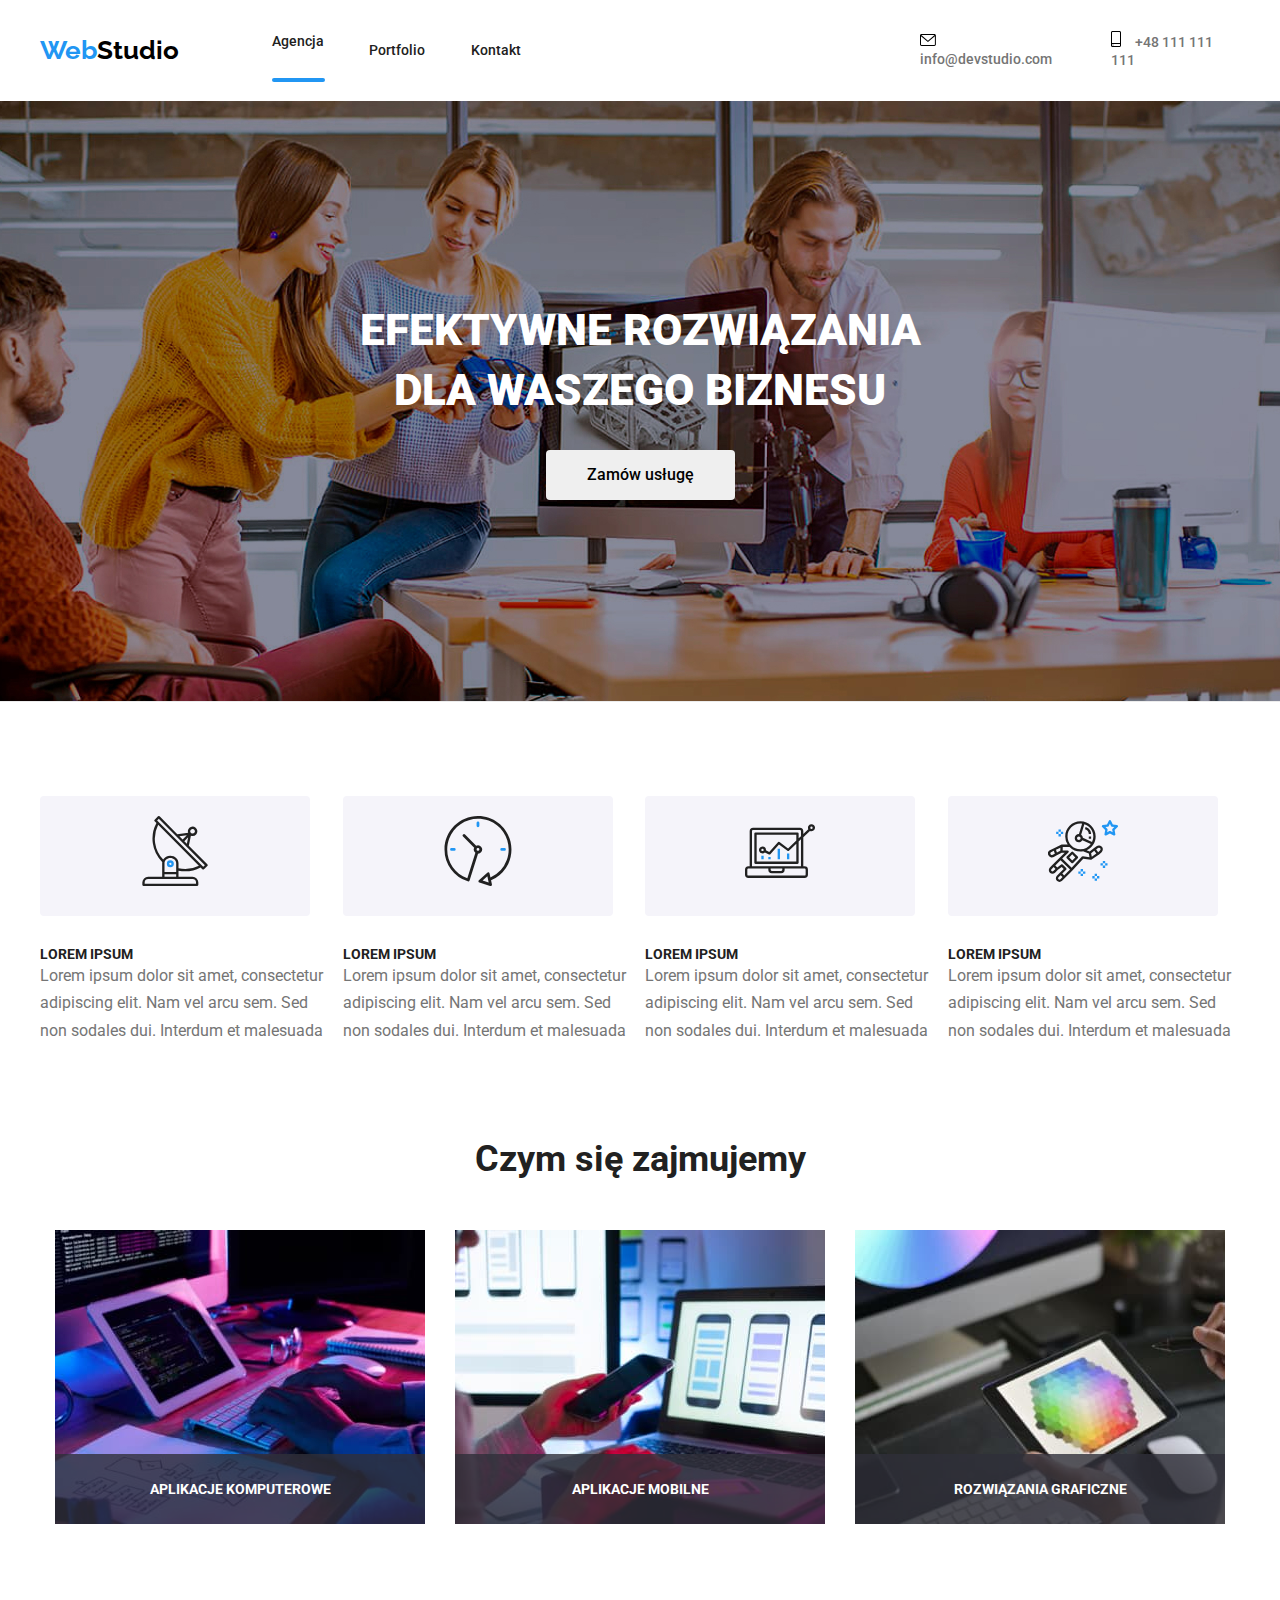
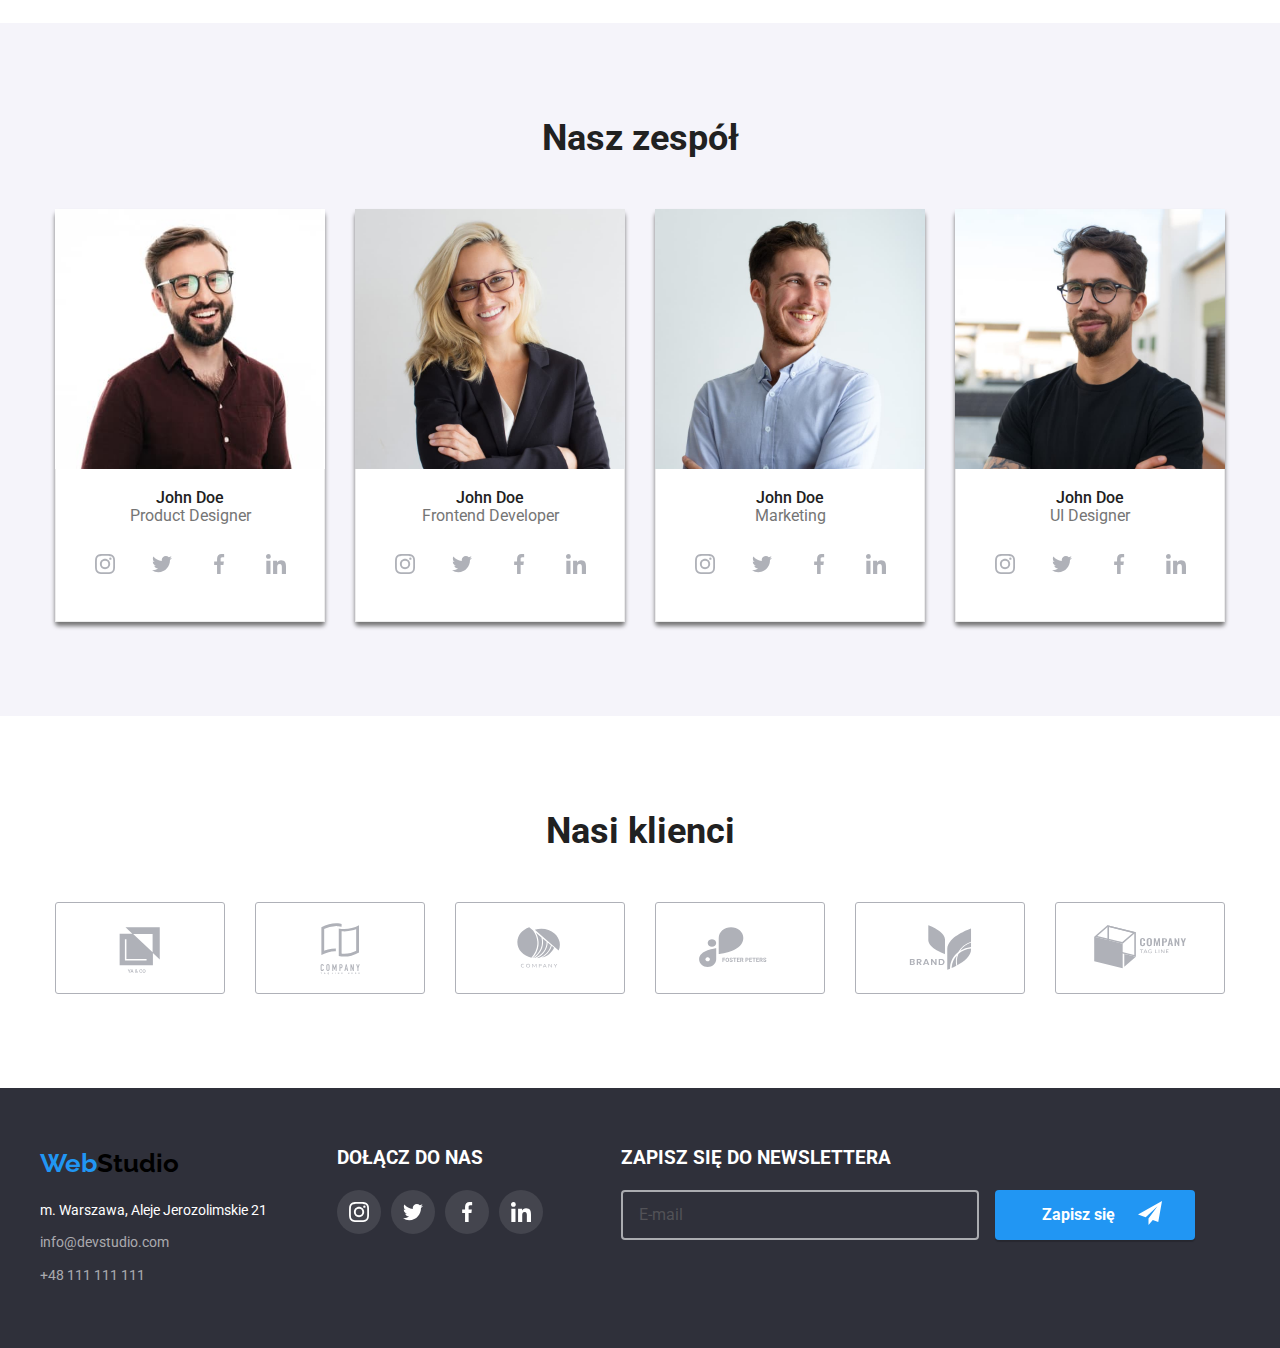
<file: index.html>
<!DOCTYPE html>
<html lang="pl">
  <head>
    <meta charset="UTF-8" />
    <title>Studio</title>
    <!--Normalizator-->
    <link
      rel="stylesheet"
      href="https://cdnjs.cloudflare.com/ajax/libs/modern-normalize/1.0.0/modern-normalize.min.css"
    />
    <link rel="preconnect" href="https://fonts.googleapis.com" />
    <link rel="preconnect" href="https://fonts.gstatic.com" crossorigin />
    <link
      href="https://fonts.googleapis.com/css2?family=Raleway:wght@700&family=Roboto:wght@400;500;700;900&display=swap"
      rel="stylesheet"
    />
    <link rel="stylesheet" href="css/styles.css" />
  </head>
  <body>
    <header class="border">
      <div class="container">
        <div class="page-header">
          <a class="logo" href="index.html">
            <span class="logo-part1">Web</span>Studio
          </a>
          <nav>
            <ul class="nav-list">
              <li>
                <a class="nav-list-item active" href="index.html">Agencja</a>
              </li>
              <li>
                <a class="nav-list-item" href="portfolio.html">Portfolio</a>
              </li>
              <li><a class="nav-list-item" href="">Kontakt</a></li>
            </ul>
          </nav>
          <div class="nav-address-links">
            <div class="address-icons">
              <svg class="email-icon" width="16px" height="12px">
                <use href="./images/icons.svg#icon-envelope"></use>
              </svg>

              <a class="address-links" href="mailto:info@devstudio.com"
                >info@devstudio.com</a
              >
            </div>
            <div class="address-icons">
              <svg class="phone-icon" width="10px" height="16px">
                <use href="./images/icons.svg#icon-smartphone"></use>
              </svg>
              <a class="address-links" href="tel:+48111111111"
                >+48 111 111 111</a
              >
            </div>
          </div>
        </div>
      </div>
      <section class="main-section" class="section">
        <div class="container">
          <h1 class="title">EFEKTYWNE ROZWIĄZANIA DLA WASZEGO BIZNESU</h1>
          <button class="main-button" type="button" data-modal-open>
            Zamów usługę
          </button>
        </div>
      </section>
    </header>
    <main>
      <section class="section">
        <div class="container">
          <ul class="asset-list">
            <li class="asset-list-description">
              <div class="asset-icons">
                <svg width="70px" height="70px">
                  <use href="./images/icons.svg#icon-antenna-1"></use>
                </svg>
              </div>
              <h2 class="asset-list-item">LOREM IPSUM</h2>
              Lorem ipsum dolor sit amet, consectetur adipiscing elit. Nam vel
              arcu sem. Sed non sodales dui. Interdum et malesuada
            </li>
            <li class="asset-list-description">
              <div class="asset-icons">
                <svg width="70px" height="70px">
                  <use href="./images/icons.svg#icon-clock-1"></use>
                </svg>
              </div>
              <h2 class="asset-list-item">LOREM IPSUM</h2>
              Lorem ipsum dolor sit amet, consectetur adipiscing elit. Nam vel
              arcu sem. Sed non sodales dui. Interdum et malesuada
            </li>
            <li class="asset-list-description">
              <div class="asset-icons">
                <svg width="70px" height="70px">
                  <use href="./images/icons.svg#icon-diagram-1"></use>
                </svg>
              </div>
              <h2 class="asset-list-item">LOREM IPSUM</h2>
              Lorem ipsum dolor sit amet, consectetur adipiscing elit. Nam vel
              arcu sem. Sed non sodales dui. Interdum et malesuada
            </li>
            <li class="asset-list-description">
              <div class="asset-icons">
                <svg width="70px" height="70px">
                  <use href="./images/icons.svg#icon-astronaut-1"></use>
                </svg>
              </div>
              <h2 class="asset-list-item">LOREM IPSUM</h2>
              Lorem ipsum dolor sit amet, consectetur adipiscing elit. Nam vel
              arcu sem. Sed non sodales dui. Interdum et malesuada
            </li>
          </ul>
        </div>
      </section>
      <section class="job-section">
        <div class="container">
          <h2 class="job">Czym się zajmujemy</h2>
          <ul class="job-list">
            <li class="job-list-item">
              <img
                src="images/jobs/computer.jpg"
                alt="Pisanie na komputerze"
                width="370"
                height="294"
              />
              <p class="label">APLIKACJE KOMPUTEROWE</p>
            </li>
            <li class="job-list-item">
              <img
                src="images/jobs/phone.jpg"
                alt="Telefon w ręce"
                width="370"
                height="294"
              />
              <p class="label">APLIKACJE MOBILNE</p>
            </li>
            <li class="job-list-item">
              <img
                src="images/jobs/tablet.jpg"
                alt="Wybieranie kolorystyki"
                width="370"
                height="294"
              />
              <p class="label">ROZWIĄZANIA GRAFICZNE</p>
            </li>
          </ul>
        </div>
      </section>
      <section class="section bottom-part">
        <div class="container">
          <h2 class="workers">Nasz zespół</h2>
          <ul class="workers-list">
            <li class="img-shadow">
              <img
                class="image-no-gap"
                src="images/workers/John1.jpg"
                alt="zdjęcie John Doe"
                width="270"
                height="260"
              />
              <div class="descriptions">
                <p class="workers-list-person">John Doe</p>
                <div class="profession">Product Designer</div>
                <div class="social-media-icons-list">
                  <div class="social-media-icons-border">
                    <svg width="20px" height="20px">
                      <use href="./images/icons.svg#icon-instagram-2"></use>
                    </svg>
                  </div>
                  <div class="social-media-icons-border">
                    <svg width="20px" height="20px">
                      <use href="./images/icons.svg#icon-twitter-1"></use>
                    </svg>
                  </div>
                  <div class="social-media-icons-border">
                    <svg width="20px" height="20px">
                      <use href="./images/icons.svg#icon-facebook-1"></use>
                    </svg>
                  </div>
                  <div class="social-media-icons-border">
                    <svg width="20px" height="20px">
                      <use href="./images/icons.svg#icon-linkedin-1"></use>
                    </svg>
                  </div>
                </div>
              </div>
            </li>
            <li class="img-shadow">
              <img
                class="image-no-gap"
                src="images/workers/John2.jpg"
                alt="zdjęcie John Doe"
                width="270"
                height="260"
              />
              <div class="descriptions">
                <p class="workers-list-person">John Doe</p>
                <div class="profession">Frontend Developer</div>
                <div class="social-media-icons-list">
                  <div class="social-media-icons-border">
                    <svg width="20px" height="20px">
                      <use href="./images/icons.svg#icon-instagram-2"></use>
                    </svg>
                  </div>
                  <div class="social-media-icons-border">
                    <svg width="20px" height="20px">
                      <use href="./images/icons.svg#icon-twitter-1"></use>
                    </svg>
                  </div>
                  <div class="social-media-icons-border">
                    <svg width="20px" height="20px">
                      <use href="./images/icons.svg#icon-facebook-1"></use>
                    </svg>
                  </div>
                  <div class="social-media-icons-border">
                    <svg width="20px" height="20px">
                      <use href="./images/icons.svg#icon-linkedin-1"></use>
                    </svg>
                  </div>
                </div>
              </div>
            </li>
            <li class="img-shadow">
              <img
                class="image-no-gap"
                src="images/workers/John3.jpg"
                alt="zdjęcie John Doe"
                width="270"
                height="260"
              />
              <div class="descriptions">
                <p class="workers-list-person">John Doe</p>
                <div class="profession">Marketing</div>
                <div class="social-media-icons-list">
                  <div class="social-media-icons-border">
                    <svg width="20px" height="20px">
                      <use href="./images/icons.svg#icon-instagram-2"></use>
                    </svg>
                  </div>
                  <div class="social-media-icons-border">
                    <svg width="20px" height="20px">
                      <use href="./images/icons.svg#icon-twitter-1"></use>
                    </svg>
                  </div>
                  <div class="social-media-icons-border">
                    <svg width="20px" height="20px">
                      <use href="./images/icons.svg#icon-facebook-1"></use>
                    </svg>
                  </div>
                  <div class="social-media-icons-border">
                    <svg width="20px" height="20px">
                      <use href="./images/icons.svg#icon-linkedin-1"></use>
                    </svg>
                  </div>
                </div>
              </div>
            </li>
            <li class="img-shadow">
              <img
                class="image-no-gap"
                src="images/workers/John4.jpg"
                alt="zdjęcie John Doe"
                width="270"
                height="260"
              />
              <div class="descriptions">
                <p class="workers-list-person">John Doe</p>
                <div class="profession">UI Designer</div>
                <div class="social-media-icons-list">
                  <div class="social-media-icons-border">
                    <svg width="20px" height="20px">
                      <use href="./images/icons.svg#icon-instagram-2"></use>
                    </svg>
                  </div>
                  <div class="social-media-icons-border">
                    <svg width="20px" height="20px">
                      <use href="./images/icons.svg#icon-twitter-1"></use>
                    </svg>
                  </div>
                  <div class="social-media-icons-border">
                    <svg width="20px" height="20px">
                      <use href="./images/icons.svg#icon-facebook-1"></use>
                    </svg>
                  </div>
                  <div class="social-media-icons-border">
                    <svg width="20px" height="20px">
                      <use href="./images/icons.svg#icon-linkedin-1"></use>
                    </svg>
                  </div>
                </div>
              </div>
            </li>
          </ul>
        </div>
      </section>
      <section class="section">
        <div class="container">
          <h2 class="our-clients">Nasi klienci</h2>
          <div class="clients-icons-list">
            <svg class="clients-icons-border" width="106px" height="60px">
              <use href="./images/icons.svg#icon-client1"></use>
            </svg>
            <svg class="clients-icons-border" width="106px" height="60px">
              <use href="./images/icons.svg#icon-client2"></use>
            </svg>
            <svg class="clients-icons-border" width="106px" height="60px">
              <use href="./images/icons.svg#icon-client3"></use>
            </svg>
            <svg class="clients-icons-border" width="106px" height="60px">
              <use href="./images/icons.svg#icon-client4"></use>
            </svg>
            <svg class="clients-icons-border" width="106px" height="60px">
              <use href="./images/icons.svg#icon-client5"></use>
            </svg>
            <svg class="clients-icons-border" width="106px" height="60px">
              <use href="./images/icons.svg#icon-client6"></use>
            </svg>
          </div>
        </div>
      </section>
    </main>
    <footer class="footer-data">
      <div class="container-footer">
        <div>
          <a class="logo" href="index.html">
            <span class="logo-part1">Web</span>Studio
          </a>
          <address class="footer-adress">
            <div class="location">m. Warszawa, Aleje Jerozolimskie 21</div>
            <a class="footer-address-links" href="mailto:info@devstudio.com"
              >info@devstudio.com</a
            >
            <a class="footer-address-links" href="tel:+48111111111"
              >+48 111 111 111</a
            >
          </address>
        </div>
        <div class="join-us-section">
          <h3 class="join-us">DOŁĄCZ DO NAS</h3>
          <div class="footer-social-media-icons-list">
            <div class="footer-social-media-icons-border">
              <svg width="20px" height="20px">
                <use href="./images/icons.svg#icon-instagram-2"></use>
              </svg>
            </div>
            <div class="footer-social-media-icons-border">
              <svg width="20px" height="20px">
                <use href="./images/icons.svg#icon-twitter-1"></use>
              </svg>
            </div>
            <div class="footer-social-media-icons-border">
              <svg width="20px" height="20px">
                <use href="./images/icons.svg#icon-facebook-1"></use>
              </svg>
            </div>
            <div class="footer-social-media-icons-border">
              <svg width="20px" height="20px">
                <use href="./images/icons.svg#icon-linkedin-1"></use>
              </svg>
            </div>
          </div>
        </div>
        <div class="newsletter-section">
          <h3 class="newsletter-title">ZAPISZ SIĘ DO NEWSLETTERA</h3>
          <form>
            <label>
              <input
                class="newsletter-email"
                type="email"
                name="email"
                placeholder="E-mail"
                required
              />
            </label>
            <button class="newsletter-button" type="submit">Zapisz się</button>
            <svg class="icon-icon-send" width="24px" height="24px">
              <use href="./images/icons.svg#icon-icon-send"></use>
            </svg>
          </form>
        </div>
      </div>
    </footer>
    <div class="backdrop is-hidden" data-modal>
      <div class="overlay">
        <div class="modal">
          <button type="button" class="modal-close-button" data-modal-close>
            X
          </button>
          <form name="signup_form" autocomplete="on">
            <h2 class="form-title">Zostaw swoje dane w formularzu poniżej</h2>
            <div class="form">
              <label class="form-label">
                Imie
                <div class="form-active">
                  <input
                    class="form-description"
                    type="name"
                    name="name"
                    required
                  />
                  <div class="form-icon">
                    <svg
                      class="icon-person-black-18dp-1"
                      width="18px"
                      height="18px"
                    >
                      <use
                        href="./images/icons.svg#icon-person-black-18dp-1"
                      ></use>
                    </svg>
                  </div>
                </div>
              </label>
              <label class="form-label">
                Telefon
                <div class="form-active">
                  <input
                    class="form-description"
                    type="tel"
                    name="phone"
                    pattern="[0-9]{9}"
                    required
                  />
                  <div class="form-icon">
                    <svg
                      class="icon-phone-black-18dp-1"
                      width="18px"
                      height="18px"
                    >
                      <use
                        href="./images/icons.svg#icon-phone-black-18dp-1"
                      ></use>
                    </svg>
                  </div>
                </div>
              </label>
              <label class="form-label">
                <div class="form-active">
                  Email
                  <input
                    class="form-description"
                    type="email"
                    name="email"
                    required
                  />
                  <div class="form-icon">
                    <svg
                      class="icon-email-black-18dp-1"
                      width="18px"
                      height="18px"
                    >
                      <use
                        href="./images/icons.svg#icon-email-black-18dp-1"
                      ></use>
                    </svg>
                  </div>
                </div>
              </label>
              <label class="form-label">
                Komentarz
                <div class="form-active">
                  <textarea
                    class="comment-section"
                    name="comment"
                    placeholder="Wprowadź tekst"
                  ></textarea>
                </div>
              </label>
              <label class="accept">
                <input
                  class="checkbox"
                  type="checkbox"
                  name="checkbox"
                  value="checkbox"
                  required
                />
                <svg class="icon-icon-yes" width="11px" height="8px">
                  <use href="./images/icons.svg#icon-icon-yes"></use>
                </svg>
                <span
                  >Oświadczam iż akceptuję <a href="">Regulamin</a> i
                  <a href="">Politykę Prywatności</a>
                </span>
              </label>
              <button class="form-button-sent" type="submit">Wyślij</button>
            </div>
          </form>
        </div>
      </div>
    </div>
    <script src="js/modal.js"></script>
  </body>
</html>
</file>
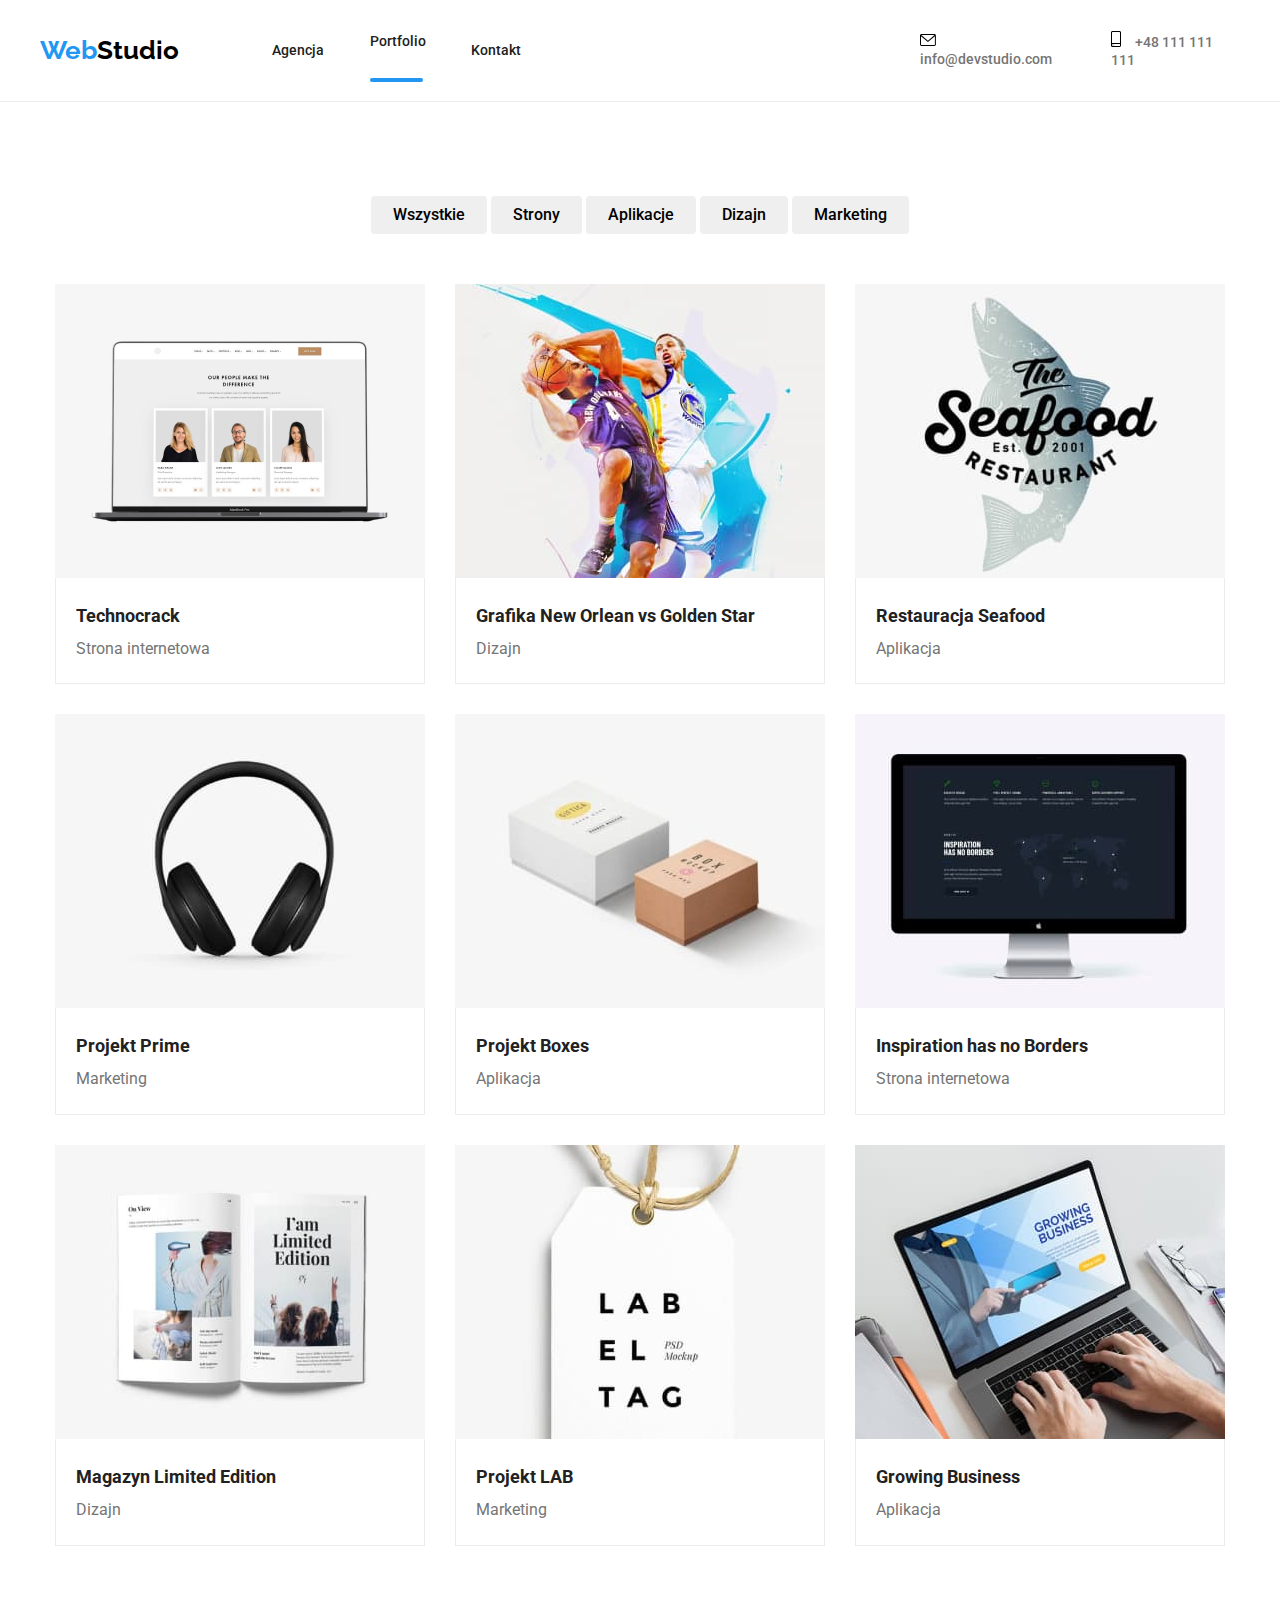
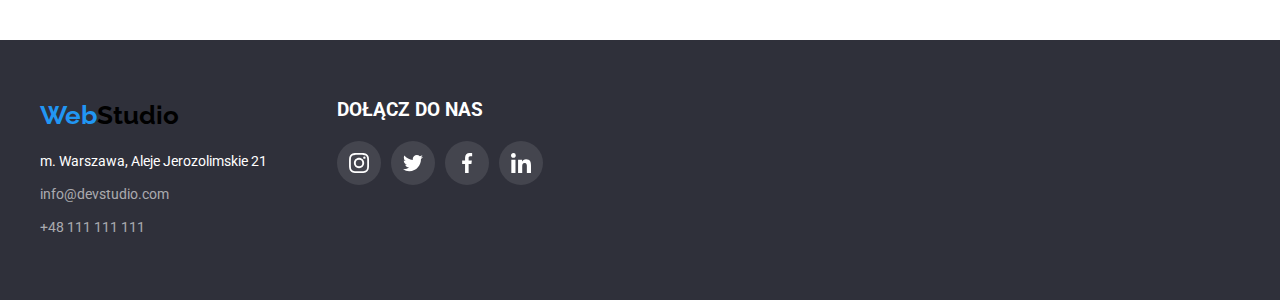
<file: portfolio.html>
<!DOCTYPE html>
<html lang="pl">
  <head>
    <meta charset="UTF-8" />
    <title>Portfolio</title>
    <!--Normalizator-->
    <link
      rel="stylesheet"
      href="https://cdnjs.cloudflare.com/ajax/libs/modern-normalize/1.0.0/modern-normalize.min.css"
    />
    <link rel="preconnect" href="https://fonts.googleapis.com" />
    <link rel="preconnect" href="https://fonts.gstatic.com" crossorigin />
    <link
      href="https://fonts.googleapis.com/css2?family=Raleway:wght@700&family=Roboto:wght@400;500;700;900&display=swap"
      rel="stylesheet"
    />
    <link rel="stylesheet" href="css/styles.css" />
  </head>
  <body>
    <header class="border">
      <div class="container">
        <div class="page-header">
          <a class="logo" href="index.html">
            <span class="logo-part1">Web</span>Studio
          </a>
          <nav>
            <ul class="nav-list">
              <li><a class="nav-list-item" href="index.html">Agencja</a></li>
              <li><a class="nav-list-item active" href="">Portfolio</a></li>
              <li><a class="nav-list-item" href="">Kontakt</a></li>
            </ul>
          </nav>
          <div class="nav-address-links">
            <div class="address-icons">
              <svg class="email-icon" width="16px" height="12px">
                <use href="./images/icons.svg#icon-envelope"></use>
              </svg>

              <a class="address-links" href="mailto:info@devstudio.com"
                >info@devstudio.com</a
              >
            </div>
            <div class="address-icons">
              <svg class="phone-icon" width="10px" height="16px">
                <use href="./images/icons.svg#icon-smartphone"></use>
              </svg>
              <a class="address-links" href="tel:+48111111111"
                >+48 111 111 111</a
              >
            </div>
          </div>
        </div>
      </div>
    </header>
    <div class="container">
      <div clss="portfolio-button-list">
        <button class="portfolio-button" type="button">Wszystkie</button>
        <button class="portfolio-button" type="button">Strony</button>
        <button class="portfolio-button" type="button">Aplikacje</button>
        <button class="portfolio-button" type="button">Dizajn</button>
        <button class="portfolio-button" type="button">Marketing</button>
      </div>
    </div>
    <main>
      <div class="container">
        <ul class="projects">
          <li class="portfolio-img-shadow">
            <div class="portfolio-details">
              <img
                class="image-no-gap"
                src="images/portfolio/technocrackWeb.jpg"
                alt="Strona internetowa Technocrack"
                width="370"
                height="294"
              />
              <div class="details">
                <p>
                  Technocrack jest popularną platformą wykorzystywaną do
                  rozpowszechniania koronawirusa. Firmy wykorzystują tę
                  platformę do celów szpiegowskich i ataków na niezabezpieczone
                  serwery konkurencji
                </p>
              </div>
            </div>
            <div class="descriptions">
              <p class="project-list-item">Technocrack</p>
              <div class="project-description">Strona internetowa</div>
            </div>
          </li>
          <li class="portfolio-img-shadow">
            <div class="portfolio-details">
              <img
                class="image-no-gap"
                src="images/portfolio/basketball.jpg"
                alt="Mężczyźni grający w koszykówkę"
                width="370"
                height="294"
              />
              <div class="details">
                <p>
                  Technocrack jest popularną platformą wykorzystywaną do
                  rozpowszechniania koronawirusa. Firmy wykorzystują tę
                  platformę do celów szpiegowskich i ataków na niezabezpieczone
                  serwery konkurencji
                </p>
              </div>
            </div>
            <div class="descriptions">
              <p class="project-list-item">Grafika New Orlean vs Golden Star</p>
              <div class="project-description">Dizajn</div>
            </div>
          </li>
          <li class="portfolio-img-shadow">
            <div class="portfolio-details">
              <img
                class="image-no-gap"
                src="images/portfolio/seafood.jpg"
                alt="Logo restauracji Seafood"
                width="370"
                height="294"
              />
              <div class="details">
                <p>
                  Technocrack jest popularną platformą wykorzystywaną do
                  rozpowszechniania koronawirusa. Firmy wykorzystują tę
                  platformę do celów szpiegowskich i ataków na niezabezpieczone
                  serwery konkurencji
                </p>
              </div>
            </div>
            <div class="descriptions">
              <p class="project-list-item">Restauracja Seafood</p>
              <div class="project-description">Aplikacja</div>
            </div>
          </li>
          <li class="portfolio-img-shadow">
            <div class="portfolio-details">
              <img
                class="image-no-gap"
                src="images/portfolio/headphones.jpg"
                alt="Słuchawki"
                width="370"
                height="294"
              />
              <div class="details">
                <p>
                  Technocrack jest popularną platformą wykorzystywaną do
                  rozpowszechniania koronawirusa. Firmy wykorzystują tę
                  platformę do celów szpiegowskich i ataków na niezabezpieczone
                  serwery konkurencji
                </p>
              </div>
            </div>
            <div class="descriptions">
              <p class="project-list-item">Projekt Prime</p>
              <div class="project-description">Marketing</div>
            </div>
          </li>
          <li class="portfolio-img-shadow">
            <div class="portfolio-details">
              <img
                class="image-no-gap"
                src="images/portfolio/boxes.jpg"
                alt="dwa leżące pudełka"
                width="370"
                height="294"
              />
              <div class="details">
                <p>
                  Technocrack jest popularną platformą wykorzystywaną do
                  rozpowszechniania koronawirusa. Firmy wykorzystują tę
                  platformę do celów szpiegowskich i ataków na niezabezpieczone
                  serwery konkurencji
                </p>
              </div>
            </div>
            <div class="descriptions">
              <p class="project-list-item">Projekt Boxes</p>
              <div class="project-description">Aplikacja</div>
            </div>
          </li>
          <li class="portfolio-img-shadow">
            <div class="portfolio-details">
              <img
                class="image-no-gap"
                src="images/portfolio/monitor.jpg"
                alt="strona internetowa Inspiration has no Borders"
                width="370"
                height="294"
              />
              <div class="details">
                <p>
                  Technocrack jest popularną platformą wykorzystywaną do
                  rozpowszechniania koronawirusa. Firmy wykorzystują tę
                  platformę do celów szpiegowskich i ataków na niezabezpieczone
                  serwery konkurencji
                </p>
              </div>
            </div>
            <div class="descriptions">
              <p class="project-list-item">Inspiration has no Borders</p>
              <div class="project-description">Strona internetowa</div>
            </div>
          </li>
          <li class="portfolio-img-shadow">
            <div class="portfolio-details">
              <img
                class="image-no-gap"
                src="images/portfolio/magazine.jpg"
                alt="otwarta gazeta"
                width="370"
                height="294"
              />
              <div class="details">
                <p>
                  Technocrack jest popularną platformą wykorzystywaną do
                  rozpowszechniania koronawirusa. Firmy wykorzystują tę
                  platformę do celów szpiegowskich i ataków na niezabezpieczone
                  serwery konkurencji
                </p>
              </div>
            </div>
            <div class="descriptions">
              <p class="project-list-item">Magazyn Limited Edition</p>
              <div class="project-description">Dizajn</div>
            </div>
          </li>
          <li class="portfolio-img-shadow">
            <div class="portfolio-details">
              <img
                class="image-no-gap"
                src="images/portfolio/projectLab.jpg"
                alt="metka z napisem Lab El Tag"
                width="370"
                height="294"
              />
              <div class="details">
                <p>
                  Technocrack jest popularną platformą wykorzystywaną do
                  rozpowszechniania koronawirusa. Firmy wykorzystują tę
                  platformę do celów szpiegowskich i ataków na niezabezpieczone
                  serwery konkurencji
                </p>
              </div>
            </div>
            <div class="descriptions">
              <p class="project-list-item">Projekt LAB</p>
              <div class="project-description">Marketing</div>
            </div>
          </li>
          <li class="portfolio-img-shadow">
            <div class="portfolio-details">
              <img
                class="image-no-gap"
                src="images/portfolio/growingBusiness.jpg"
                alt="laptop z otawrtą stroną Growing Business"
                width="370"
                height="294"
              />
              <div class="details">
                <p>
                  Technocrack jest popularną platformą wykorzystywaną do
                  rozpowszechniania koronawirusa. Firmy wykorzystują tę
                  platformę do celów szpiegowskich i ataków na niezabezpieczone
                  serwery konkurencji
                </p>
              </div>
            </div>
            <div class="descriptions">
              <p class="project-list-item">Growing Business</p>
              <div class="project-description">Aplikacja</div>
            </div>
          </li>
        </ul>
      </div>
    </main>
    <footer class="footer-data">
      <div class="container-footer">
        <div>
          <a class="logo" href="index.html">
            <span class="logo-part1">Web</span>Studio
          </a>
          <address class="footer-adress">
            <div class="location">m. Warszawa, Aleje Jerozolimskie 21</div>
            <a class="footer-address-links" href="mailto:info@devstudio.com"
              >info@devstudio.com</a
            >
            <a class="footer-address-links" href="tel:+48111111111"
              >+48 111 111 111</a
            >
          </address>
        </div>
        <div class="join-us-section">
          <h3 class="join-us">DOŁĄCZ DO NAS</h3>
          <div class="footer-social-media-icons-list">
            <div class="footer-social-media-icons-border">
              <svg width="20px" height="20px">
                <use href="./images/icons.svg#icon-instagram-2"></use>
              </svg>
            </div>
            <div class="footer-social-media-icons-border">
              <svg width="20px" height="20px">
                <use href="./images/icons.svg#icon-twitter-1"></use>
              </svg>
            </div>
            <div class="footer-social-media-icons-border">
              <svg width="20px" height="20px">
                <use href="./images/icons.svg#icon-facebook-1"></use>
              </svg>
            </div>
            <div class="footer-social-media-icons-border">
              <svg width="20px" height="20px">
                <use href="./images/icons.svg#icon-linkedin-1"></use>
              </svg>
            </div>
          </div>
        </div>
      </div>
    </footer>
  </body>
</html>
</file>
<file: css/styles.css>
* {
  box-sizing: border-box;
  margin: 0;
  padding: 0;
}

body {
  font-family: "Roboto", sans-serif;
  color: #212121;
}

.border {
  border-bottom: 1px solid #ececec;
}

.page-header {
  display: flex;
  align-items: center;
  justify-content: space-evenly;
}

.logo {
  font-family: "Raleway", sans-serif;
  font-size: 1.62rem;
  font-weight: 700;
  color: #000000;
  text-decoration: none;
  line-height: 1.17;
}

.logo-part1 {
  color: #2196f3;
}

.nav-list,
.asset-list,
.job-list-item,
.workers-list,
.projects {
  list-style: none;
}

.projects {
  display: flex;
  flex-wrap: wrap;
  gap: 30px;
  padding: 15px;
  margin-bottom: 79px;
}
.nav-list {
  display: flex;
  align-items: center;
  padding: 32px 353px 32px 93px;
}

.nav-list-item {
  text-decoration: none;
  font-weight: 500;
  font-size: 0.87rem;
  line-height: 1.17;
  color: #212121;
  padding-right: 46px;
  transition: cubic-bezier(0.4, 0, 0.2, 1);
  transition-duration: 250ms;
  position: relative;
}
.active {
  text-decoration: none;
  font-weight: 500;
  font-size: 0.87rem;
  line-height: 1.17;
  color: #212121;
  padding-right: 46px;
}

.active::after {
  content: "";
  width: 53px;
  height: 4px;
  display: block;
  background-color: #2196f3;
  border-radius: 2px;
  position: absolute;
  top: 45px;
}

.nav-list-item:hover,
.footer-address-links:hover {
  color: #2196f3;
}

.title {
  font-size: 2.75rem;
  font-weight: 900;
  color: #ffffff;
  line-height: 1.36;
  justify-content: center;
  padding: 200px 300px 30px 300px;
  margin: 0;
}

.job-section {
  padding-top: 0;
  padding-bottom: 94px;
}

.main-section {
  text-align: center;
  height: 37.5rem;
  background-image: url(../images/background/people.jpg),
    linear-gradient(to bottom, #2f303a66, #2f303a66);
  background-repeat: no-repeat;
  background-position: center;
  background-size: 100rem;
}

.main-button {
  font-family: "Roboto", sans-serif;
  font-size: 1rem;
  font-weight: 500;
  line-height: 1.87;
  margin: 0px 300px 50px 300px;
  padding: 10px 41px 10px 41px;
  border-radius: 4px;
  border: none;
  transition: cubic-bezier(0.4, 0, 0.2, 1);
  transition-duration: 250ms;
}

.main-button:hover,
.main-button:focus {
  color: #ffff;
  background-color: #2196f3;
  cursor: pointer;
}

.portfolio-button {
  font-family: "Roboto", sans-serif;
  font-size: 1rem;
  font-weight: 500;
  line-height: 1.62;
  border-radius: 4px;
  border: none;
  padding: 6px 22px 6px 22px;
  margin-top: 94px;
  margin-bottom: 35px;
  transition: cubic-bezier(0.4, 0, 0.2, 1);
  transition-duration: 250ms;
}

.portfolio-button-list {
  display: flex;
}

.portfolio-button:hover,
.portfolio-button:focus {
  color: #ffff;
  background-color: #2196f3;
  cursor: pointer;
}

.address-links {
  text-decoration: none;
  font-weight: 500;
  font-size: 0.87rem;
  color: #757575;
  line-height: 1.17;
  transition: cubic-bezier(0.4, 0, 0.2, 1);
  transition-duration: 250ms;
}

.nav-address-links {
  display: flex;
  align-items: center;
  gap: 30px;
}

.address-links:hover,
.address-links:focus {
  color: #2196f3;
}

.asset-list {
  display: flex;
  justify-content: center;
  gap: 10px;
  padding: 0;
}

.asset-list-item {
  color: #212121;
  font-weight: 700;
  font-size: 0.87rem;
  line-height: 1.17;
}

.asset-list-description {
  font-weight: 400;
  font-size: 0, 87rem;
  color: #757575;
  line-height: 1.71;
}

.job,
.workers,
.our-clients {
  font-weight: 700;
  font-size: 2.25rem;
  line-height: 1.17;
  text-align: center;
  padding-bottom: 50px;
}

.job-list {
  display: flex;
  justify-content: center;
  padding: 0;
  gap: 30px;
}

.workers-list-person {
  font-size: 1rem;
  font-weight: 500;
  line-height: 1.17;
  background-color: #ffffff;
  text-align: center;
  margin: 0;
}

.workers-list {
  display: flex;
  justify-content: center;
  gap: 30px;
  padding: 0;
}

.bottom-part {
  background-color: #f5f4fa;
}

.profession {
  font-size: 1rem;
  font-weight: 400;
  color: #757575;
  line-height: 1.17;
  background-color: #ffffff;
  text-align: center;
}

.project-list-item {
  font-size: 1.12rem;
  font-weight: 700;
  line-height: 2;
}

.project-description {
  font-size: 1rem;
  font-weight: 400;
  color: #757575;
  line-height: 1.87;
}

.location {
  text-align: left;
  font-style: normal;
  font-weight: 400;
  font-size: 0.87rem;
  line-height: 1.71;
  color: #ffffff;
}

.footer-data {
  background-color: #2f303a;
}

.footer-address-links {
  font-style: normal;
  font-weight: 400;
  font-size: 0.87rem;
  line-height: 1.71;
  color: #ffffff99;
  text-decoration: none;
  display: block;
  padding-top: 9px;
}

.footer-adress {
  margin-top: 20px;
  margin-bottom: 60px;
}

.container {
  max-width: 1200px;
  margin: auto;
  display: flex;
  flex-direction: column;
  align-items: center;
  justify-content: center;
}

.section {
  padding-top: 94px;
  padding-bottom: 94px;
}
.descriptions {
  border-left: 1px solid #ececec;
  border-bottom: 1px solid #ececec;
  border-right: 1px solid #ececec;
  padding: 20px;
  background-color: #ffffff;
}

.image-no-gap {
  display: block;
  position: relative;
}

.container-footer {
  max-width: 1200px;
  margin: auto;
  padding-top: 60px;
  display: flex;
  gap: 70px;
}

.address-icons:hover,
.address-icons:focus,
.address-icons:active {
  gap: 10px;
  fill: #2196f3;
  cursor: pointer;
}

.email-icon,
.phone-icon {
  margin-right: 10px;
}

.asset-icons {
  width: 270px;
  height: 120px;
  text-align: center;
  background: #f5f4fa;
  border-radius: 4px;
  margin-bottom: 30px;
  padding-top: 20px;
  transition: cubic-bezier(0.4, 0, 0.2, 1);
  transition-duration: 250ms;
}

.asset-icons:hover {
  box-shadow: 0px 4px 4px #00000040;
}

.social-media-icons-border {
  fill: #afb1b8;
  width: 44px;
  height: 44px;
  background-color: #ffffff;
  border-radius: 50%;
  padding: 12px;
  cursor: pointer;
  transition: cubic-bezier(0.4, 0, 0.2, 1);
  transition-duration: 250ms;
}

.social-media-icons-border:hover,
.social-media-icons-border:focus,
.social-media-icons-border:active,
.footer-social-media-icons-border:hover,
.footer-social-media-icons-border:focus,
.footer-social-media-icons-border:active {
  fill: #ffffff;
  width: 44px;
  height: 44px;
  background-color: #2196f3;
  border-radius: 50%;
  padding: 12px;
  cursor: pointer;
}

.social-media-icons-list {
  display: flex;
  justify-content: space-around;
  padding-top: 16px;
  padding-bottom: 15px;
}

.img-shadow,
.portfolio-img-shadow:hover,
.portfolio-img-shadow:focus,
.portfolio-img-shadow:active {
  box-shadow: 0px 4px 4px 0px #757575;
  border-radius: 4px;
  cursor: pointer;
}
.clients-icons-border {
  fill: #afb1b8;
  border: 1px solid #afb1b8;
  border-radius: 3px;
  width: 170px;
  height: 92px;
  transition: cubic-bezier(0.4, 0, 0.2, 1);
  transition-duration: 250ms;
}

.clients-icons-border:hover,
.clients-icons-border:focus,
.clients-icons-border:active,
.clients-icons:hover,
.clients-icons:focus,
.clients-icons:active {
  fill: #2196f3;
  border: 1px solid #2196f3;
  cursor: pointer;
}

.clients-icons-list {
  display: flex;
  gap: 30px;
}

.footer-social-media-icons-border {
  fill: #ffffff;
  width: 44px;
  height: 44px;
  background-color: #ffffff1a;
  border-radius: 50%;
  padding: 12px;
  cursor: pointer;
  transition: cubic-bezier(0.4, 0, 0.2, 1);
  transition-duration: 250ms;
}

.join-us,
.newsletter-title {
  font-weight: 700px;
  font-size: 0.875;
  color: #ffffff;
  display: flex;
  flex-direction: column;
  padding-bottom: 20px;
}

.footer-social-media-icons-list {
  display: flex;
  justify-content: center;
  gap: 10px;
}

.job-list-item {
  position: relative;
}

.label {
  width: 370px;
  font-size: 0.87rem;
  font-weight: 700;
  background-color: #2f303acc;
  color: #fff;
  text-align: center;
  padding: 27px 90px;
  position: absolute;
  bottom: 5px;
}

.portfolio-details {
  position: relative;
  width: 370px;
  height: 294px;
  margin-left: auto;
  margin-right: auto;
  overflow: hidden;
}

.portfolio-img-shadow:hover .details {
  transform: translatey(0);
}

.details {
  position: absolute;
  top: 0;
  left: 0;
  width: 100%;
  height: 100%;
  font-size: 1.12rem;
  background-color: #2196f3e6;
  color: #fff;
  padding: 49px 45px 49px 24px;
  transform: translatey(100%);
  transition: transform 250ms ease;
}
/*MODAL WINDOW*/
.is-hidden {
  pointer-events: none;
  visibility: hidden;
  opacity: 0;
}

.modal {
  position: fixed;
  width: 528px;
  height: 581px;
  background-color: #fff;
  box-shadow: 0px 1px 1px #00000024, 0px 2px 1px #00000033;
  border-radius: 4px;
}

.modal-close-button {
  border-radius: 50%;
  border: #21212133 solid 1px;
  width: 30px;
  height: 30px;
  background-color: #fff;
  cursor: pointer;
  position: absolute;
  right: 8px;
  top: 8px;
}

.backdrop {
  position: fixed;
  left: 0;
  top: 0;
  width: 100%;
  height: 100%;
  background-color: #00000033;
  transition: opacity (1.5);
  transition-duration: 300ms;
  transition-timing-function: linear;
}

.overlay {
  position: absolute;
  width: 100%;
  height: 100%;
  display: flex;
  justify-content: center;
  align-items: center;
}

.form {
  display: flex;
  flex-direction: column;
  margin-bottom: 8px;
  justify-content: center;
  margin-left: 40px;
  margin-right: 40px;
  color: #757575;
}
.comment-section {
  resize: none;
  width: 448px;
  height: 120px;
  border: 1px solid #21212133;
  border-radius: 3px;
  margin-top: 4px;
  color: #75757580;
  padding-top: 12px;
  padding-left: 16px;
  outline: none;
}

::placeholder {
  color: #75757580;
}

.comment-section:hover,
.comment-section:active {
  border: 1px solid #2196f3;
  transition: cubic-bezier(0.4, 0, 0.2, 1);
  transition-duration: 250ms;
}

.form-description {
  height: 40px;
  width: 448px;
  border: 1px solid #21212133;
  border-radius: 3px;
  margin-top: 4px;
  padding-left: 42px;
  outline: none;
}

.form-description:hover,
.form-description:active,
.form-description:focus {
  border: 1px solid #2196f3;
  transition: cubic-bezier(0.4, 0, 0.2, 1);
  transition-duration: 250ms;
}

.form-active {
  fill: black;
}

.form-active:focus,
.form-active:active,
.form-active:hover {
  fill: #2196f3;
  transition: cubic-bezier(0.4, 0, 0.2, 1);
  transition-duration: 250ms;
}

.form-label {
  position: relative;
  margin-bottom: 10px;
  font-size: 12px;
}

.form-title {
  font-style: Roboto;
  font-weight: 700;
  font-size: 20px;
  margin: 40px 40px 12px 40px;
  text-align: center;
}

.form-icon {
  top: 30px;
  left: 12px;
  position: absolute;
}

.checkbox {
  width: 16px;
  height: 15px;
  border: 2px solid black;
  border-radius: 2px;
  margin: 0;
  position: absolute;
  display: flex;
  align-items: center;
  appearance: none;
}

.icon-icon-yes {
  background-color: #2196f3;
  fill: #fff;
  width: 16px;
  height: 15px;
  border-radius: 2px;
  opacity: 0;
  transition: opacity 250ms cubic-bezier(0.4, 0, 0.2, 1);
}

.checkbox:checked + .icon-icon-yes {
  opacity: 1;
}

.accept {
  font-size: 14px;
  font-weight: 400px;
  margin: 10px 15px 30px 14px;
  position: relative;
}

.form-button-sent {
  width: 200px;
  height: 50px;
  padding: 10px 76px;
  margin-left: 124px;
  box-shadow: 0px 2px 1px 0px #00000030;
  border-radius: 4px;
  color: #ffffff;
  background-color: #2196f3;
  font-family: "Roboto", sans-serif;
  font-weight: 700;
  font-size: 16px;
  border: none;
  cursor: pointer;
}

.newsletter-email {
  width: 358px;
  height: 50px;
  background-color: #2f303a;
  color: #ffffff99;
  border: 2px solid #ffffff99;
  border-radius: 4px;
  padding-top: 15px;
  padding-bottom: 15px;
  padding-left: 16px;
}

.newsletter-section {
  margin-left: 8px;
}

.newsletter-button {
  font-family: "Roboto", sans-serif;
  font-weight: 700;
  font-size: 16px;
  padding: 10px 76px 10px 42px;
  color: #ffffff;
  background-color: #2196f3;
  width: 200px;
  height: 50px;
  border: none;
  box-shadow: 0px 2px 1px 0px #00000030;
  border-radius: 4px;
  position: absolute;
  margin-left: 12px;
  cursor: pointer;
}

.icon-icon-send {
  position: relative;
  left: 155px;
  bottom: -5px;
}
</file>
